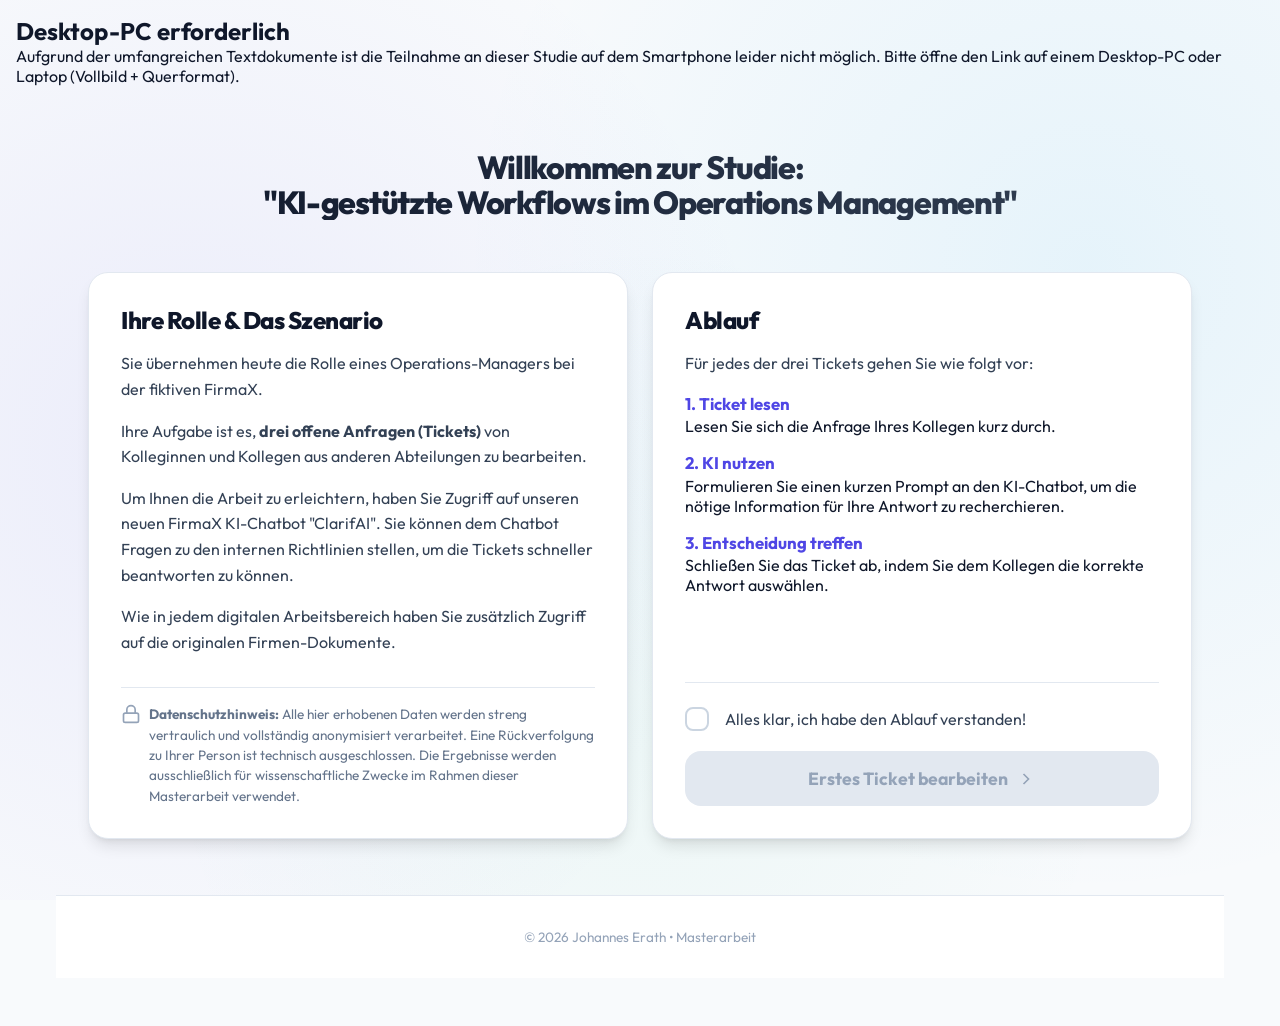
<file: index.html>
<!DOCTYPE html>
<html lang="de">

<head>
    <meta charset="UTF-8">
    <meta name="viewport" content="width=device-width, initial-scale=1.0">
    <title>ClarifAI - Willkommen</title>
    <link rel="stylesheet" href="styles.css">
</head>

<body class="landing-page">

    <!-- Mobile Blocker Overlay -->
    <div id="mobile-overlay">
        <div class="mobile-overlay-content">
            <h2>Desktop-PC erforderlich</h2>
            <p>Aufgrund der umfangreichen Textdokumente ist die Teilnahme an dieser Studie auf dem Smartphone leider
                nicht möglich. Bitte öffne den Link auf einem Desktop-PC oder Laptop (Vollbild + Querformat).</p>
        </div>
    </div>

    <div class="landing-wrapper">


        <main class="landing-main">
            <section class="hero-section">
                <h1>Willkommen zur Studie:<br>"KI-gestützte Workflows im Operations Management"</h1>
            </section>

            <div class="content-grid" style="align-items: stretch;">
                <section class="landing-card info-card" style="display: flex; flex-direction: column;">
                    <h2>Ihre Rolle & Das Szenario</h2>
                    <div class="card-body" style="flex: 1;">
                        <p>Sie übernehmen heute die Rolle eines Operations-Managers bei
                            der fiktiven FirmaX.</p>
                        <p>Ihre Aufgabe ist es, <strong>drei offene Anfragen (Tickets)</strong> von Kolleginnen und
                            Kollegen aus anderen Abteilungen zu bearbeiten.</p>
                        <p>Um Ihnen die Arbeit zu erleichtern, haben Sie Zugriff auf unseren neuen FirmaX KI-Chatbot
                            "ClarifAI". Sie
                            können dem Chatbot Fragen zu den internen Richtlinien stellen, um die Tickets schneller
                            beantworten zu können.</p>
                        <p>Wie in jedem digitalen Arbeitsbereich haben Sie zusätzlich Zugriff auf die originalen
                            Firmen-Dokumente.</p>

                        <div class="privacy-note"
                            style="margin-top: 2rem; padding-top: 1rem; border-top: 1px solid var(--border-color); font-size: 0.85rem; color: #64748b; line-height: 1.5; display: flex; align-items: flex-start; gap: 0.5rem;">
                            <svg style="width: 1.25rem; height: 1.25rem; flex-shrink: 0; color: #94a3b8;"
                                viewBox="0 0 24 24" fill="none" stroke="currentColor" stroke-width="2">
                                <rect x="3" y="11" width="18" height="11" rx="2" ry="2"></rect>
                                <path d="M7 11V7a5 5 0 0 1 10 0v4"></path>
                            </svg>
                            <span><strong>Datenschutzhinweis:</strong> Alle hier erhobenen Daten werden streng
                                vertraulich und vollständig anonymisiert verarbeitet. Eine Rückverfolgung zu Ihrer
                                Person ist technisch ausgeschlossen. Die Ergebnisse werden ausschließlich für
                                wissenschaftliche Zwecke im Rahmen dieser Masterarbeit verwendet.</span>
                        </div>
                    </div>
                </section>

                <section class="landing-card document-card" style="display: flex; flex-direction: column;">
                    <h2>Ablauf</h2>
                    <div class="card-body"
                        style="flex: 1; display: flex; flex-direction: column; justify-content: space-between;">
                        <div>
                            <p>Für jedes der drei Tickets gehen Sie wie folgt vor:</p>
                            <ul style="list-style-type: none; padding-left: 0; margin-top: 1rem;">
                                <li style="margin-bottom: 1rem;">
                                    <strong
                                        style="color: var(--primary-color); display: block; margin-bottom: 0.15rem; font-size: 1.05rem;">1.
                                        Ticket lesen</strong>
                                    Lesen Sie sich die Anfrage Ihres Kollegen kurz durch.
                                </li>
                                <li style="margin-bottom: 1rem;">
                                    <strong
                                        style="color: var(--primary-color); display: block; margin-bottom: 0.15rem; font-size: 1.05rem;">2.
                                        KI nutzen</strong>
                                    Formulieren Sie einen kurzen Prompt an den KI-Chatbot, um die nötige Information für
                                    Ihre Antwort zu recherchieren.
                                </li>
                                <li style="margin-bottom: 1rem;">
                                    <strong
                                        style="color: var(--primary-color); display: block; margin-bottom: 0.15rem; font-size: 1.05rem;">3.
                                        Entscheidung treffen</strong>
                                    Schließen Sie das Ticket ab, indem Sie dem Kollegen die korrekte Antwort auswählen.
                                </li>
                            </ul>
                        </div>

                        <div style="margin-top: 1rem; border-top: 1px solid var(--border-color); padding-top: 1.5rem;">
                            <div class="confirmation-section" style="margin-bottom: 1rem;">
                                <div class="checkbox-wrapper">
                                    <input type="checkbox" id="read-understood">
                                    <label for="read-understood" style="font-size: 1rem;">
                                        <span class="custom-checkbox"></span>
                                        Alles klar, ich habe den Ablauf verstanden!
                                    </label>
                                </div>
                            </div>
                            <button id="begin-button" class="cta-button" style="width: 100%;" disabled>
                                <span>Erstes Ticket bearbeiten</span>
                                <svg class="btn-icon" viewBox="0 0 24 24" fill="none" stroke="currentColor"
                                    stroke-width="2">
                                    <polyline points="9 18 15 12 9 6"></polyline>
                                </svg>
                            </button>
                        </div>
                    </div>
                </section>
            </div>
        </main>

        <footer class="landing-footer">
            <p>&copy; 2026 Johannes Erath • Masterarbeit</p>
        </footer>
    </div>

    <script>
        const checkbox = document.getElementById('read-understood');
        const beginBtn = document.getElementById('begin-button');

        checkbox.addEventListener('change', () => {
            beginBtn.disabled = !checkbox.checked;
        });

        beginBtn.addEventListener('click', () => {
            if (!beginBtn.disabled) {
                // Map interface filename to a selection
                const interfaces = ['InterfaceA.html', 'interfaceB.html', 'interfaceC.html'];
                const selectedInterface = interfaces[Math.floor(Math.random() * interfaces.length)];

                // Randomly select a sequence for the Latin Square design (1, 2, or 3)
                const taskSequence = Math.floor(Math.random() * 3) + 1;

                sessionStorage.setItem('app_interface', selectedInterface);
                sessionStorage.setItem('task_sequence', taskSequence.toString());
                sessionStorage.setItem('app_step', '1');

                window.location.href = selectedInterface;
            }
        });
    </script>
</body>

</html>
</file>
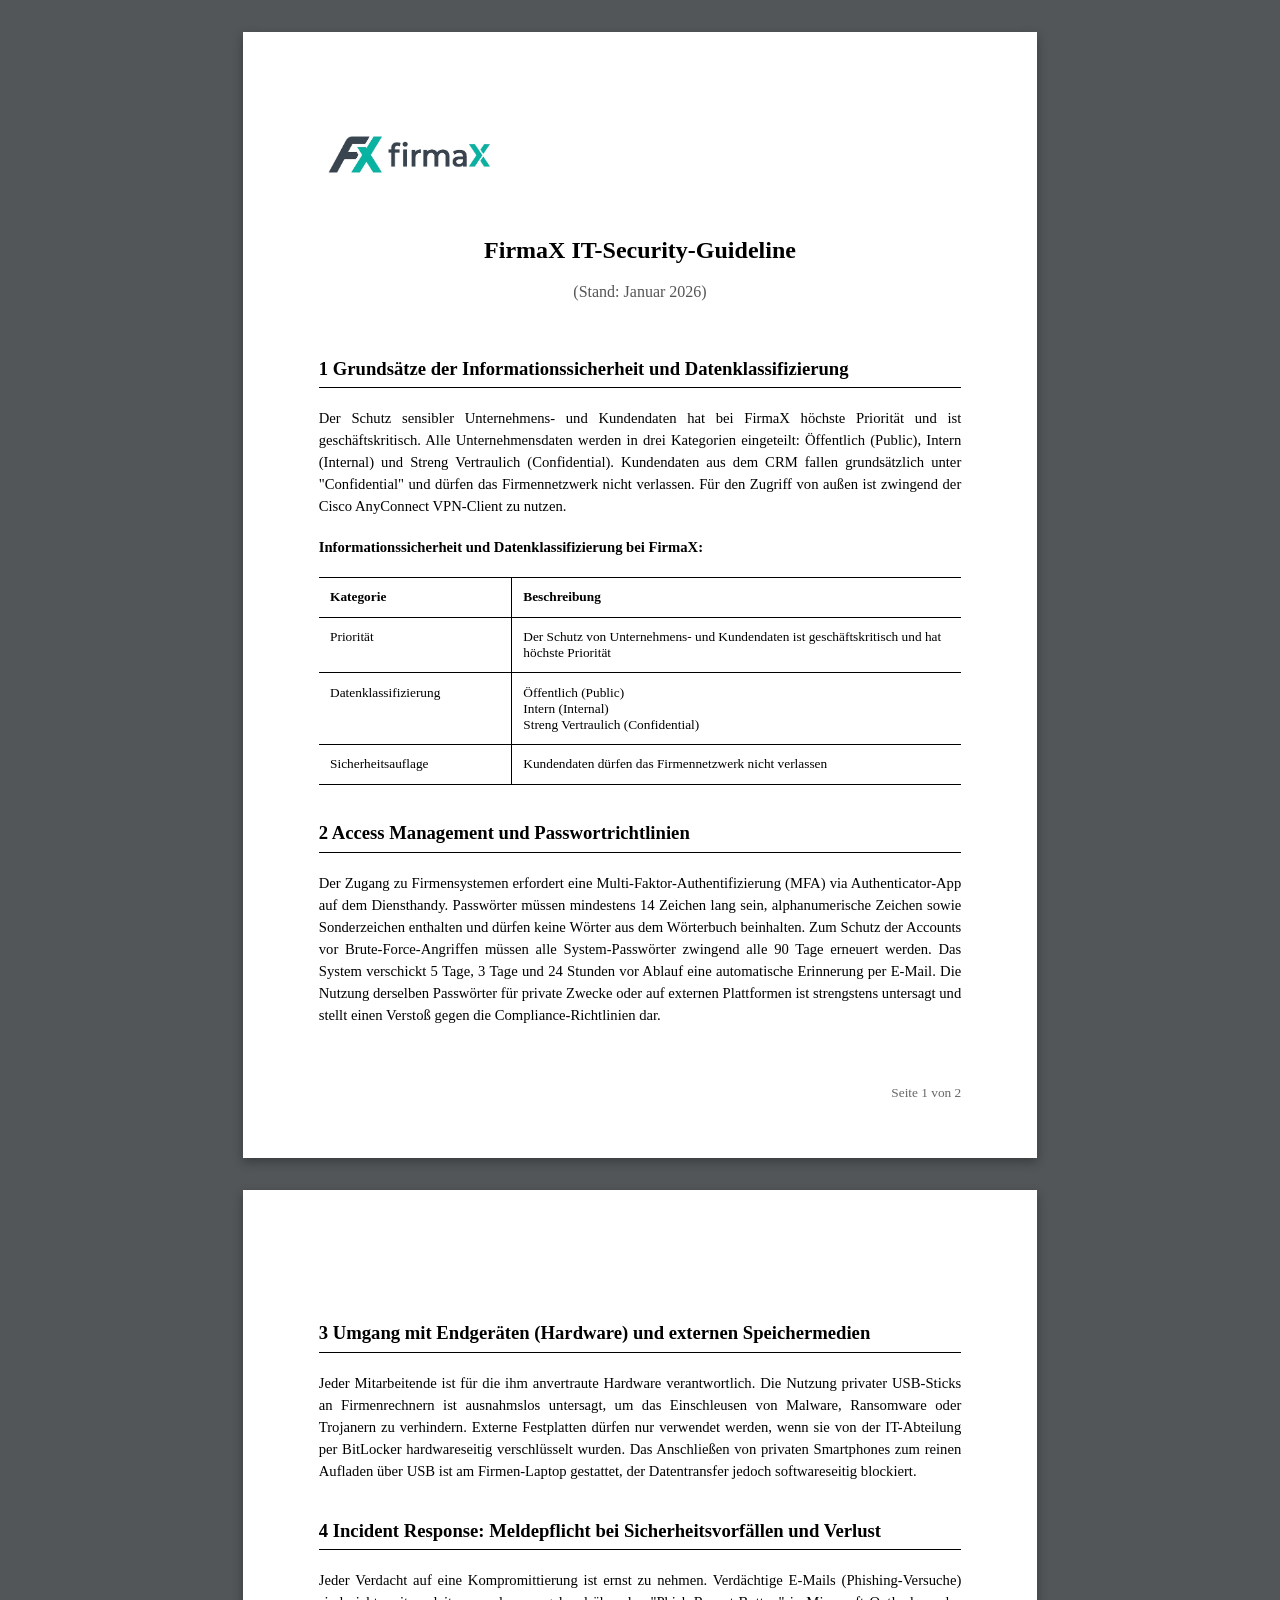
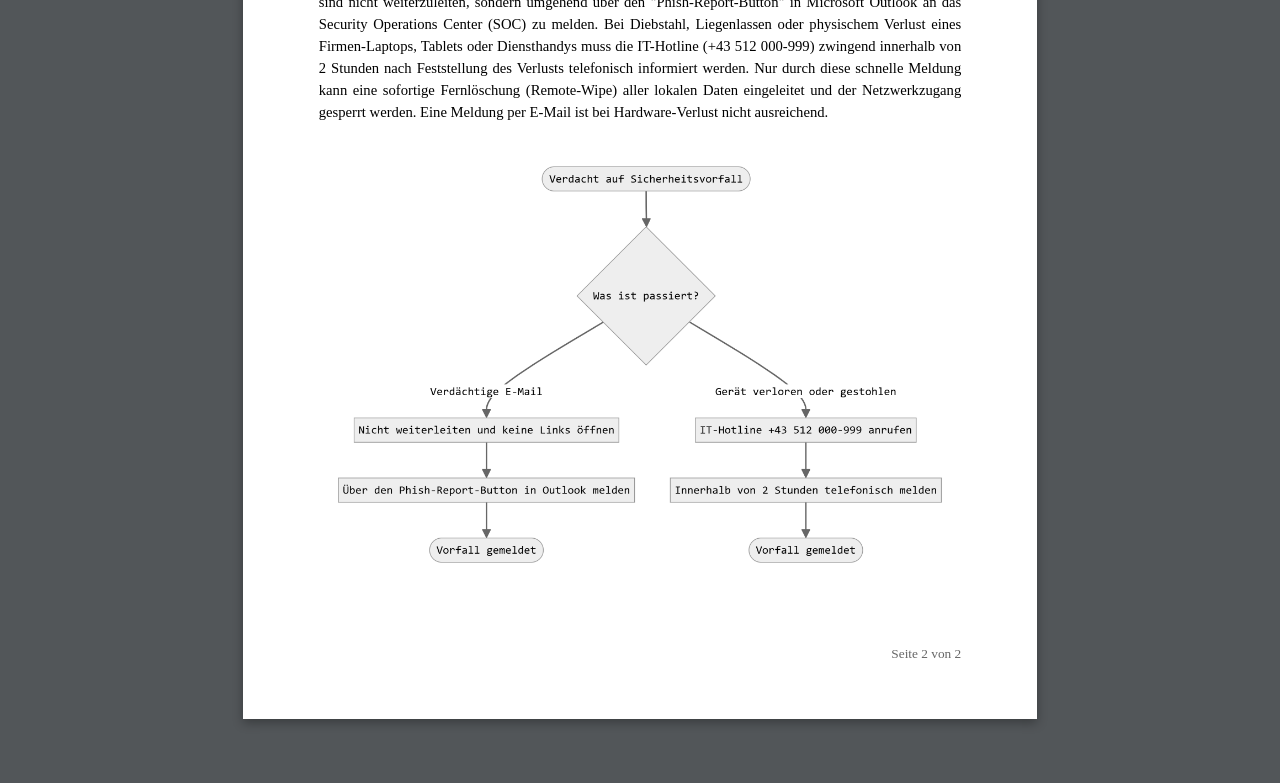
<file: doc1_it-security.html>
<!DOCTYPE html>
<html lang="de">

<head>
    <meta charset="UTF-8">
    <meta name="viewport" content="width=device-width, initial-scale=1.0">
    <title>FirmaX IT-Security-Guideline.pdf</title>
    <link rel="stylesheet" href="mock-pdf.css">
</head>

<body class="pdf-viewer">

    <div class="pdf-page">
        <img src="img/logo firmax teal.png" alt="FirmaX Logo" class="pdf-logo">
        <h1>FirmaX IT-Security-Guideline</h1>
        <div class="subtitle">(Stand: Januar 2026)</div>

        <h2>1 Grundsätze der Informationssicherheit und Datenklassifizierung</h2>
        <p>Der Schutz sensibler Unternehmens- und Kundendaten hat bei FirmaX höchste Priorität und ist
            geschäftskritisch. Alle Unternehmensdaten werden in drei Kategorien eingeteilt: Öffentlich (Public), Intern
            (Internal) und Streng Vertraulich (Confidential). Kundendaten aus dem CRM fallen grundsätzlich unter
            "Confidential" und dürfen das Firmennetzwerk nicht verlassen. Für den Zugriff von außen ist zwingend der
            Cisco AnyConnect VPN-Client zu nutzen.</p>

        <p><strong>Informationssicherheit und Datenklassifizierung bei FirmaX:</strong></p>
        <table>
            <thead>
                <tr>
                    <th
                        style="border-right: 1px solid #000; border-left: none; border-top: 1px solid #000; border-bottom: 1px solid #000; width: 30%; background: none;">
                        Kategorie</th>
                    <th
                        style="border-left: none; border-right: none; border-top: 1px solid #000; border-bottom: 1px solid #000; background: none;">
                        Beschreibung</th>
                </tr>
            </thead>
            <tbody>
                <tr>
                    <td style="border-right: 1px solid #000; border-left: none; border-bottom: 1px solid #000;">
                        Priorität</td>
                    <td style="border-left: none; border-right: none; border-bottom: 1px solid #000;">Der Schutz von
                        Unternehmens- und Kundendaten ist geschäftskritisch und hat höchste Priorität</td>
                </tr>
                <tr>
                    <td style="border-right: 1px solid #000; border-left: none; border-bottom: 1px solid #000;">
                        Datenklassifizierung</td>
                    <td style="border-left: none; border-right: none; border-bottom: 1px solid #000;">Öffentlich
                        (Public)<br>Intern (Internal)<br>Streng Vertraulich (Confidential)</td>
                </tr>
                <tr>
                    <td style="border-right: 1px solid #000; border-left: none; border-bottom: 1px solid #000;">
                        Sicherheitsauflage</td>
                    <td style="border-left: none; border-right: none; border-bottom: 1px solid #000;">Kundendaten dürfen
                        das Firmennetzwerk nicht verlassen</td>
                </tr>
            </tbody>
        </table>

        <h2>2 Access Management und Passwortrichtlinien</h2>
        <p>Der Zugang zu Firmensystemen erfordert eine Multi-Faktor-Authentifizierung (MFA) via Authenticator-App auf
            dem Diensthandy. Passwörter müssen mindestens 14 Zeichen lang sein, alphanumerische Zeichen sowie
            Sonderzeichen enthalten und dürfen keine Wörter aus dem Wörterbuch beinhalten. <span id="highlight-task-3">Zum Schutz der Accounts vor
            Brute-Force-Angriffen müssen alle System-Passwörter zwingend alle 90 Tage erneuert werden. Das System
            verschickt 5 Tage, 3 Tage und 24 Stunden vor Ablauf eine automatische Erinnerung per E-Mail. Die Nutzung
            derselben Passwörter für private Zwecke oder auf externen Plattformen ist strengstens untersagt und stellt
            einen Verstoß gegen die Compliance-Richtlinien dar.</span></p>

        <div class="pdf-footer">Seite 1 von 2</div>
    </div>

    <div class="pdf-page">
        <h2>3 Umgang mit Endgeräten (Hardware) und externen Speichermedien</h2>
        <p>Jeder Mitarbeitende ist für die ihm anvertraute Hardware verantwortlich. Die Nutzung privater USB-Sticks an
            Firmenrechnern ist ausnahmslos untersagt, um das Einschleusen von Malware, Ransomware oder Trojanern zu
            verhindern. Externe Festplatten dürfen nur verwendet werden, wenn sie von der IT-Abteilung per BitLocker
            hardwareseitig verschlüsselt wurden. Das Anschließen von privaten Smartphones zum reinen Aufladen über USB
            ist am Firmen-Laptop gestattet, der Datentransfer jedoch softwareseitig blockiert.</p>

        <h2>4 Incident Response: Meldepflicht bei Sicherheitsvorfällen und Verlust</h2>
        <p><span id="highlight-task-4">Jeder Verdacht auf eine Kompromittierung ist ernst zu nehmen. Verdächtige E-Mails (Phishing-Versuche) sind
            nicht weiterzuleiten, sondern umgehend über den "Phish-Report-Button" in Microsoft Outlook an das Security
            Operations Center (SOC) zu melden. Bei Diebstahl, Liegenlassen oder physischem Verlust eines Firmen-Laptops,
            Tablets oder Diensthandys muss die IT-Hotline (+43 512 000-999) zwingend innerhalb von 2 Stunden nach
            Feststellung des Verlusts telefonisch informiert werden.</span> Nur durch diese schnelle Meldung kann eine
            sofortige Fernlöschung (Remote-Wipe) aller lokalen Daten eingeleitet und der Netzwerkzugang gesperrt werden.
            Eine Meldung per E-Mail ist bei Hardware-Verlust nicht ausreichend.</p>

        <div class="pdf-image-placeholder" style="border: none; background: transparent;">
            <img src="img/Incident Response.png" id="img-incident-response"
                alt="Prozessablauf: Meldung von Sicherheitsvorfällen" style="display: block; width: 100%;">
        </div>

        <div class="pdf-footer">Seite 2 von 2</div>
    </div>

    <script>
        window.addEventListener('message', (event) => {
            if (event.data && event.data.type === 'apply_highlight') {
                document.querySelectorAll('.custom-highlight').forEach(el => el.classList.remove('custom-highlight'));
                const targetEl = document.getElementById(event.data.taskId);
                if (targetEl) {
                    targetEl.classList.add('custom-highlight');
                    setTimeout(() => targetEl.scrollIntoView({ behavior: 'smooth', block: 'center' }), 100);
                }
            }
        });

        window.addEventListener('keydown', (e) => {
            if ((e.ctrlKey || e.metaKey) && e.key === 'f') {
                window.parent.postMessage({ type: 'search_attempt' }, '*');
            }
        });

        window.addEventListener('DOMContentLoaded', () => {
            // Highlight specific text if deep-linked
            if (window.location.hash && window.location.hash.startsWith('#highlight-task-')) {
                const targetEl = document.getElementById(window.location.hash.substring(1));
                if (targetEl) {
                    targetEl.classList.add('custom-highlight');
                    setTimeout(() => targetEl.scrollIntoView({ behavior: 'smooth', block: 'center' }), 100);
                }
            }
        });
    </script>
</body>

</html>
</file>
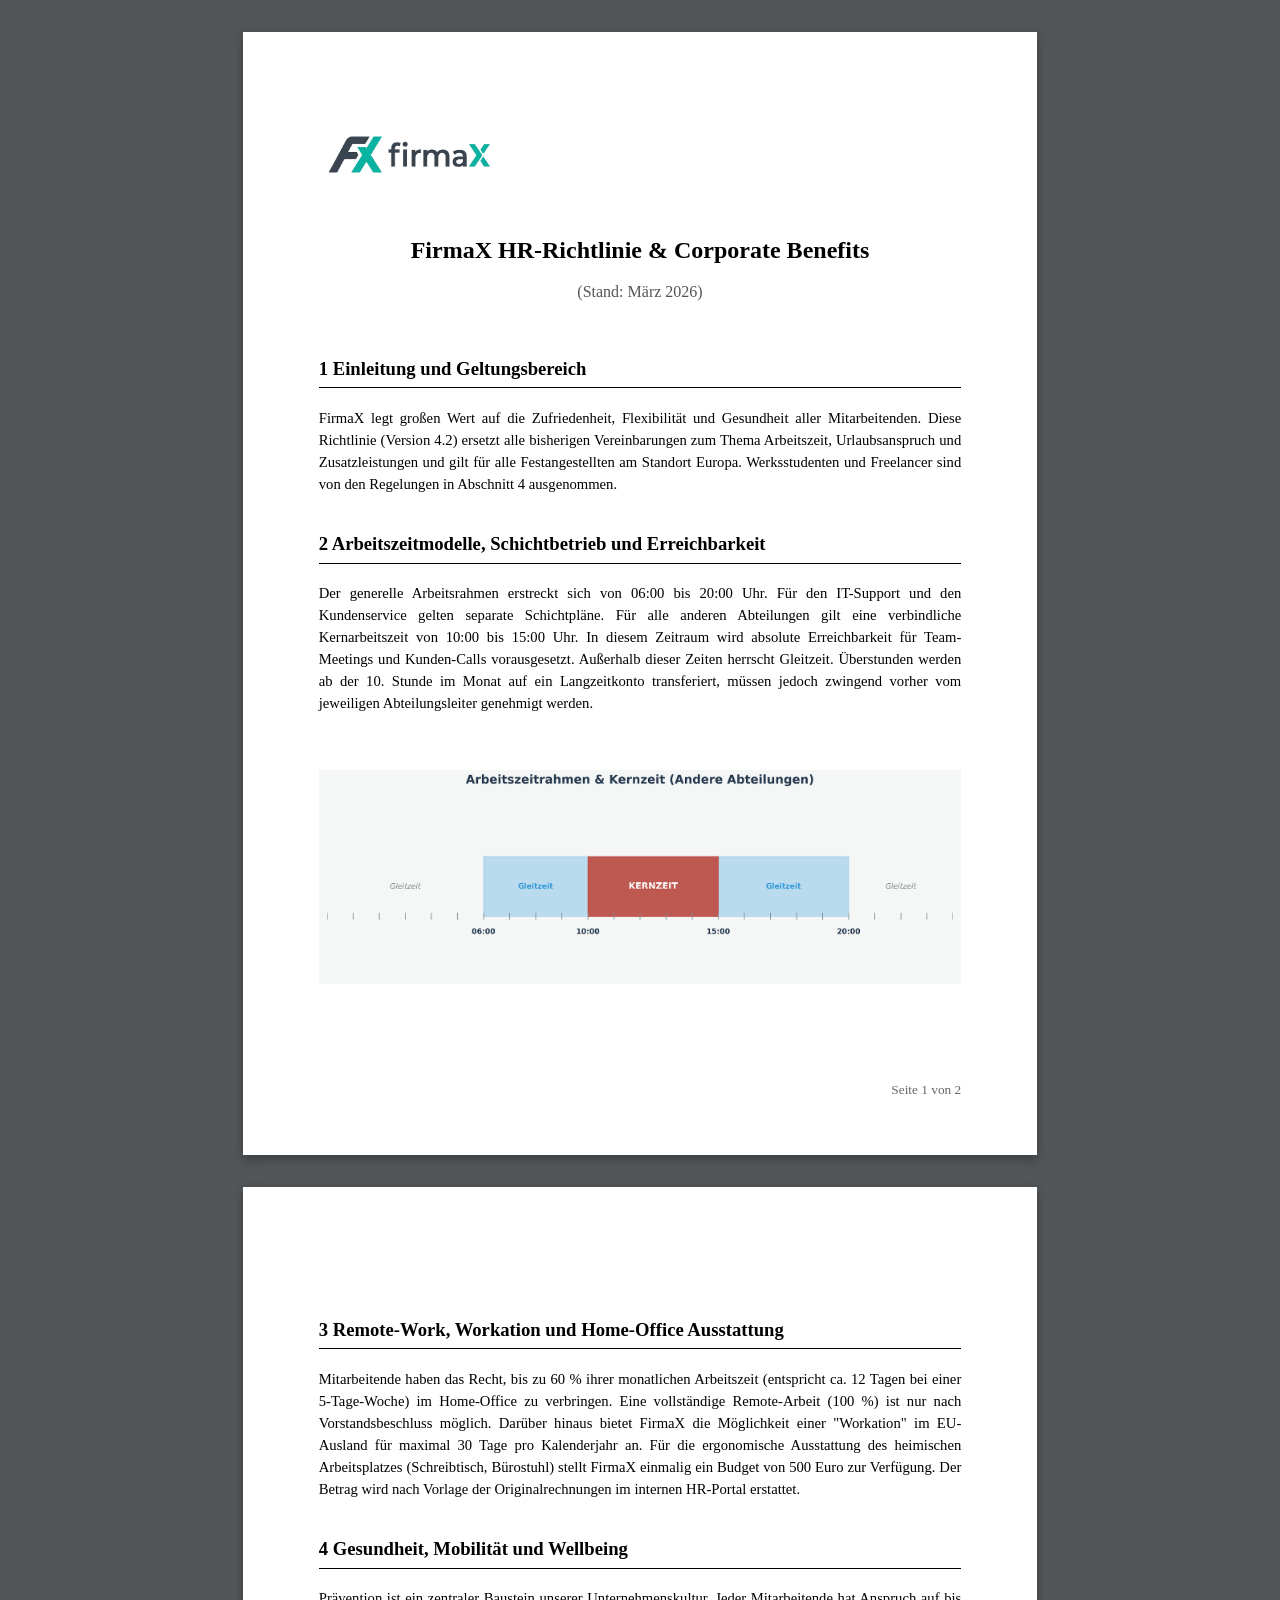
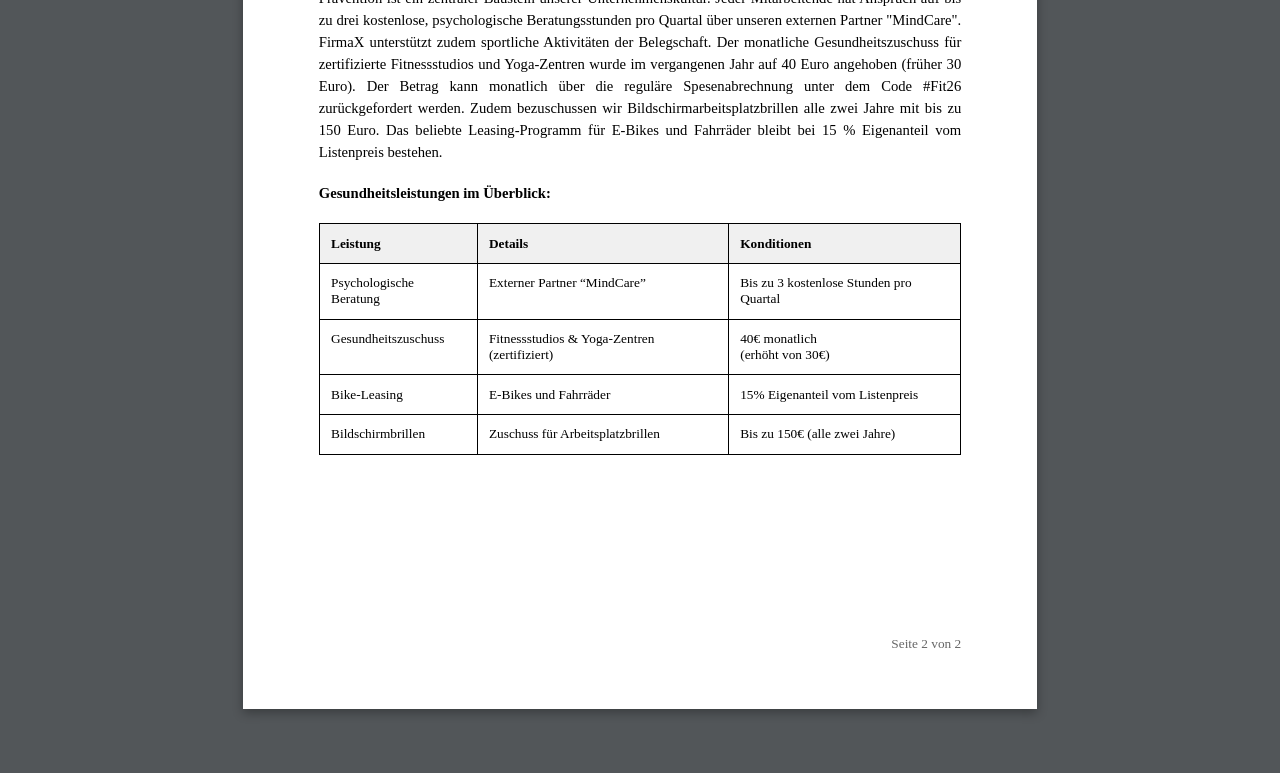
<file: doc2_hr-guideline.html>
<!DOCTYPE html>
<html lang="de">

<head>
    <meta charset="UTF-8">
    <meta name="viewport" content="width=device-width, initial-scale=1.0">
    <title>FirmaX HR-Richtlinie & Corporate Benefits.pdf</title>
    <link rel="stylesheet" href="mock-pdf.css">
</head>

<body class="pdf-viewer">

    <div class="pdf-page">
        <img src="img/logo firmax teal.png" alt="FirmaX Logo" class="pdf-logo">
        <h1>FirmaX HR-Richtlinie & Corporate Benefits</h1>
        <div class="subtitle">(Stand: März 2026)</div>

        <h2>1 Einleitung und Geltungsbereich</h2>
        <p>FirmaX legt großen Wert auf die Zufriedenheit, Flexibilität und Gesundheit aller Mitarbeitenden. Diese
            Richtlinie (Version 4.2) ersetzt alle bisherigen Vereinbarungen zum Thema Arbeitszeit, Urlaubsanspruch und
            Zusatzleistungen und gilt für alle Festangestellten am Standort Europa. Werksstudenten und Freelancer sind
            von den Regelungen in Abschnitt 4 ausgenommen.</p>

        <h2>2 Arbeitszeitmodelle, Schichtbetrieb und Erreichbarkeit</h2>
        <p>Der generelle Arbeitsrahmen erstreckt sich von 06:00 bis 20:00 Uhr. Für den IT-Support und den Kundenservice
            gelten separate Schichtpläne. <span id="highlight-task-2">Für alle anderen Abteilungen gilt eine verbindliche Kernarbeitszeit von 10:00
            bis 15:00 Uhr. In diesem Zeitraum wird absolute Erreichbarkeit für Team-Meetings und Kunden-Calls
            vorausgesetzt. Außerhalb dieser Zeiten herrscht Gleitzeit. Überstunden werden ab der 10. Stunde im Monat auf
            ein Langzeitkonto transferiert, müssen jedoch zwingend vorher vom jeweiligen Abteilungsleiter genehmigt
            werden.</span></p>

        <div class="pdf-image-placeholder" style="border: none; background: transparent;">
            <img src="img/kernzeiten.png" id="img-arbeitszeit" alt="Arbeitszeitrahmen und Kernzeit"
                style="display: block; width: 100%;">
        </div>

        <div class="pdf-footer">Seite 1 von 2</div>
    </div>

    <div class="pdf-page">
        <h2>3 Remote-Work, Workation und Home-Office Ausstattung</h2>
        <p>Mitarbeitende haben das Recht, bis zu 60 % ihrer monatlichen Arbeitszeit (entspricht ca. 12 Tagen bei einer
            5-Tage-Woche) im Home-Office zu verbringen. Eine vollständige Remote-Arbeit (100 %) ist nur nach
            Vorstandsbeschluss möglich. Darüber hinaus bietet FirmaX die Möglichkeit einer "Workation" im EU-Ausland für
            maximal 30 Tage pro Kalenderjahr an. Für die ergonomische Ausstattung des heimischen Arbeitsplatzes
            (Schreibtisch, Bürostuhl) stellt FirmaX einmalig ein Budget von 500 Euro zur Verfügung. Der Betrag wird nach
            Vorlage der Originalrechnungen im internen HR-Portal erstattet.</p>

        <h2>4 Gesundheit, Mobilität und Wellbeing</h2>
        <p>Prävention ist ein zentraler Baustein unserer Unternehmenskultur. Jeder Mitarbeitende hat Anspruch auf bis zu
            drei kostenlose, psychologische Beratungsstunden pro Quartal über unseren externen Partner "MindCare".
            FirmaX unterstützt zudem sportliche Aktivitäten der Belegschaft. <span id="highlight-task-1">Der monatliche Gesundheitszuschuss für
            zertifizierte Fitnessstudios und Yoga-Zentren wurde im vergangenen Jahr auf 40 Euro angehoben (früher 30
            Euro). Der Betrag kann monatlich über die reguläre Spesenabrechnung unter dem Code #Fit26 zurückgefordert
            werden. Zudem bezuschussen wir Bildschirmarbeitsplatzbrillen alle zwei Jahre mit bis zu 150 Euro.</span> Das
            beliebte Leasing-Programm für E-Bikes und Fahrräder bleibt bei 15 % Eigenanteil vom Listenpreis bestehen.
        </p>

        <p><strong>Gesundheitsleistungen im Überblick:</strong></p>
        <table>
            <thead>
                <tr>
                    <th>Leistung</th>
                    <th>Details</th>
                    <th>Konditionen</th>
                </tr>
            </thead>
            <tbody>
                <tr>
                    <td>Psychologische Beratung</td>
                    <td>Externer Partner “MindCare”</td>
                    <td>Bis zu 3 kostenlose Stunden pro Quartal</td>
                </tr>
                <tr>
                    <td>Gesundheitszuschuss</td>
                    <td>Fitnessstudios & Yoga-Zentren (zertifiziert)</td>
                    <td>40€ monatlich<br>(erhöht von 30€)</td>
                </tr>
                <tr>
                    <td>Bike-Leasing</td>
                    <td>E-Bikes und Fahrräder</td>
                    <td>15% Eigenanteil vom Listenpreis</td>
                </tr>
                <tr>
                    <td>Bildschirmbrillen</td>
                    <td>Zuschuss für Arbeitsplatzbrillen</td>
                    <td>Bis zu 150€ (alle zwei Jahre)</td>
                </tr>
            </tbody>
        </table>

        <div class="pdf-footer">Seite 2 von 2</div>
    </div>

    <script>
        window.addEventListener('message', (event) => {
            if (event.data && event.data.type === 'apply_highlight') {
                document.querySelectorAll('.custom-highlight').forEach(el => el.classList.remove('custom-highlight'));
                const targetEl = document.getElementById(event.data.taskId);
                if (targetEl) {
                    targetEl.classList.add('custom-highlight');
                    setTimeout(() => targetEl.scrollIntoView({ behavior: 'smooth', block: 'center' }), 100);
                }
            }
        });

        window.addEventListener('keydown', (e) => {
            if ((e.ctrlKey || e.metaKey) && e.key === 'f') {
                window.parent.postMessage({ type: 'search_attempt' }, '*');
            }
        });

        window.addEventListener('DOMContentLoaded', () => {
            // Highlight specific text if deep-linked
            if (window.location.hash && window.location.hash.startsWith('#highlight-task-')) {
                const targetEl = document.getElementById(window.location.hash.substring(1));
                if (targetEl) {
                    targetEl.classList.add('custom-highlight');
                    setTimeout(() => targetEl.scrollIntoView({ behavior: 'smooth', block: 'center' }), 100);
                }
            }
        });
    </script>
</body>

</html>
</file>
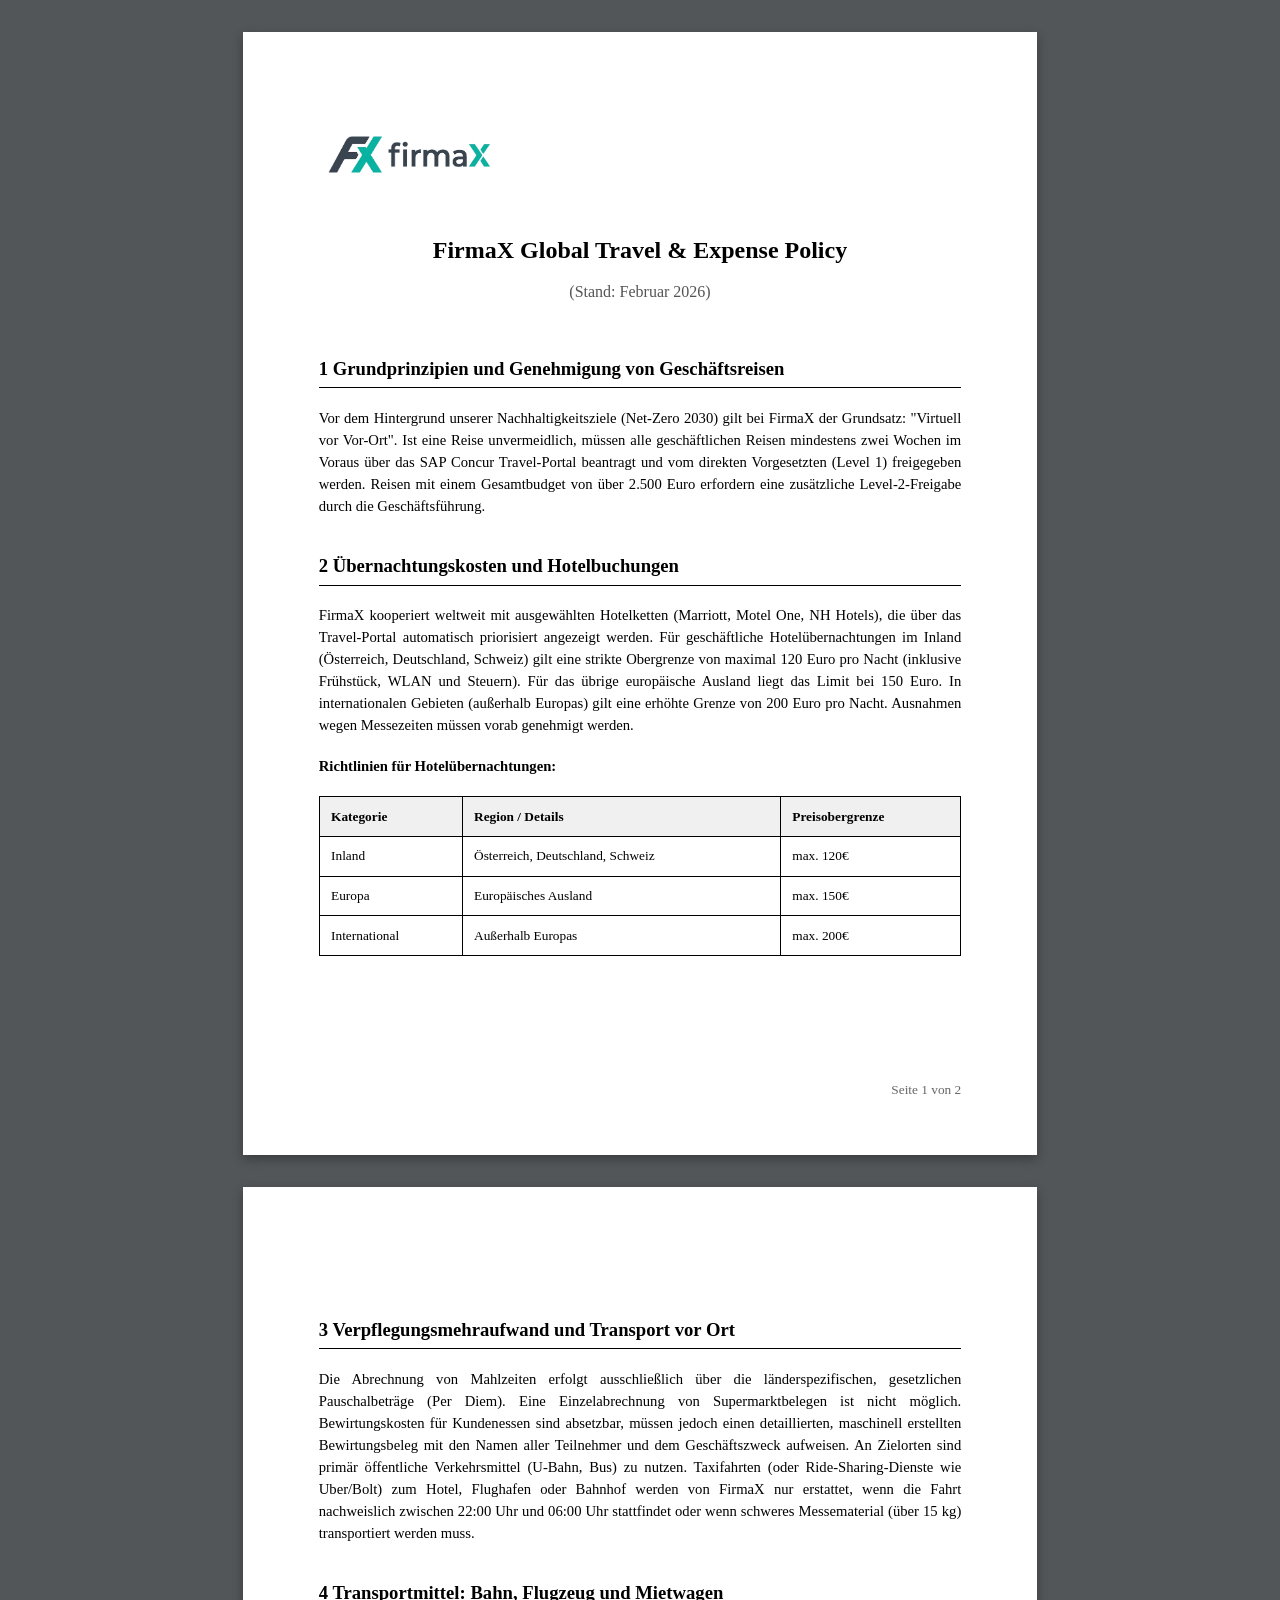
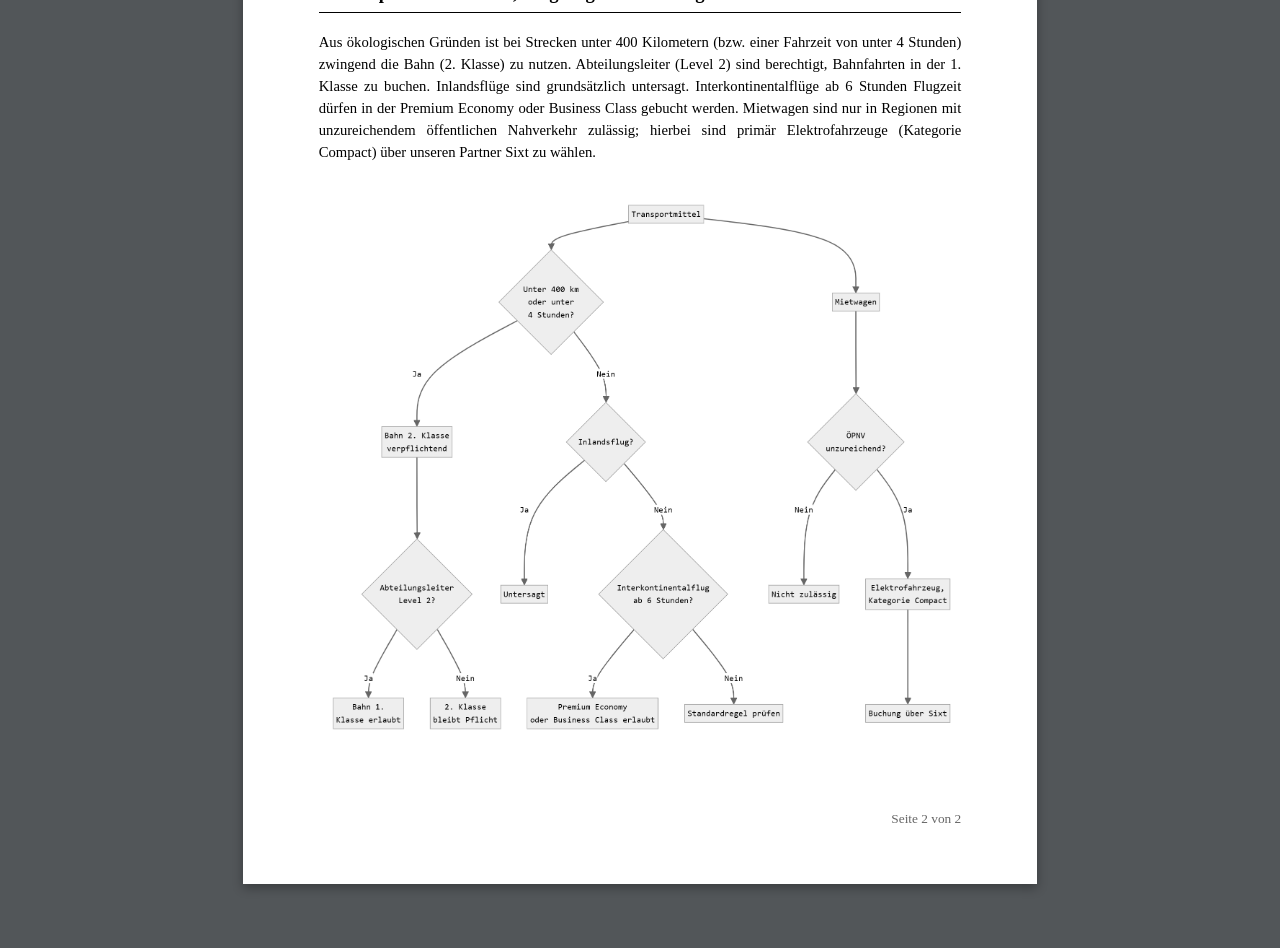
<file: doc3_travel-policy.html>
<!DOCTYPE html>
<html lang="de">

<head>
    <meta charset="UTF-8">
    <meta name="viewport" content="width=device-width, initial-scale=1.0">
    <title>FirmaX Global Travel & Expense Policy.pdf</title>
    <link rel="stylesheet" href="mock-pdf.css">
</head>

<body class="pdf-viewer">

    <div class="pdf-page">
        <img src="img/logo firmax teal.png" alt="FirmaX Logo" class="pdf-logo">
        <h1>FirmaX Global Travel &amp; Expense Policy</h1>
        <div class="subtitle">(Stand: Februar 2026)</div>

        <h2>1 Grundprinzipien und Genehmigung von Geschäftsreisen</h2>
        <p>Vor dem Hintergrund unserer Nachhaltigkeitsziele (Net-Zero 2030) gilt bei FirmaX der Grundsatz: "Virtuell vor
            Vor-Ort". Ist eine Reise unvermeidlich, müssen alle geschäftlichen Reisen mindestens zwei Wochen im Voraus
            über das SAP Concur Travel-Portal beantragt und vom direkten Vorgesetzten (Level 1) freigegeben werden.
            Reisen mit einem Gesamtbudget von über 2.500 Euro erfordern eine zusätzliche Level-2-Freigabe durch die
            Geschäftsführung.</p>

        <h2>2 Übernachtungskosten und Hotelbuchungen</h2>
        <p>FirmaX kooperiert weltweit mit ausgewählten Hotelketten (Marriott, Motel One, NH Hotels), die über das
            Travel-Portal automatisch priorisiert angezeigt werden. <span id="highlight-task-5">Für geschäftliche Hotelübernachtungen im Inland
            (Österreich, Deutschland, Schweiz) gilt eine strikte Obergrenze von maximal 120 Euro pro Nacht (inklusive
            Frühstück, WLAN und Steuern). Für das übrige europäische Ausland liegt das Limit bei 150 Euro.</span> In
            internationalen Gebieten (außerhalb Europas) gilt eine erhöhte Grenze von 200 Euro pro Nacht. Ausnahmen
            wegen Messezeiten müssen vorab genehmigt werden.</p>

        <p><strong>Richtlinien für Hotelübernachtungen:</strong></p>
        <table>
            <thead>
                <tr>
                    <th>Kategorie</th>
                    <th>Region / Details</th>
                    <th>Preisobergrenze</th>
                </tr>
            </thead>
            <tbody>
                <tr>
                    <td>Inland</td>
                    <td>Österreich, Deutschland, Schweiz</td>
                    <td>max. 120€</td>
                </tr>
                <tr>
                    <td>Europa</td>
                    <td>Europäisches Ausland</td>
                    <td>max. 150€</td>
                </tr>
                <tr>
                    <td>International</td>
                    <td>Außerhalb Europas</td>
                    <td>max. 200€</td>
                </tr>
            </tbody>
        </table>

        <div class="pdf-footer">Seite 1 von 2</div>
    </div>

    <div class="pdf-page">
        <h2>3 Verpflegungsmehraufwand und Transport vor Ort</h2>
        <p>Die Abrechnung von Mahlzeiten erfolgt ausschließlich über die länderspezifischen, gesetzlichen
            Pauschalbeträge (Per Diem). Eine Einzelabrechnung von Supermarktbelegen ist nicht möglich. Bewirtungskosten
            für Kundenessen sind absetzbar, müssen jedoch einen detaillierten, maschinell erstellten Bewirtungsbeleg mit
            den Namen aller Teilnehmer und dem Geschäftszweck aufweisen. <span id="highlight-task-6">An Zielorten sind primär öffentliche
            Verkehrsmittel (U-Bahn, Bus) zu nutzen. Taxifahrten (oder Ride-Sharing-Dienste wie Uber/Bolt) zum Hotel,
            Flughafen oder Bahnhof werden von FirmaX nur erstattet, wenn die Fahrt nachweislich zwischen 22:00 Uhr und
            06:00 Uhr stattfindet oder wenn schweres Messematerial (über 15 kg) transportiert werden muss.</span></p>

        <h2>4 Transportmittel: Bahn, Flugzeug und Mietwagen</h2>
        <p>Aus ökologischen Gründen ist bei Strecken unter 400 Kilometern (bzw. einer Fahrzeit von unter 4 Stunden)
            zwingend die Bahn (2. Klasse) zu nutzen. Abteilungsleiter (Level 2) sind berechtigt, Bahnfahrten in der 1.
            Klasse zu buchen. Inlandsflüge sind grundsätzlich untersagt. Interkontinentalflüge ab 6 Stunden Flugzeit
            dürfen in der Premium Economy oder Business Class gebucht werden. Mietwagen sind nur in Regionen mit
            unzureichendem öffentlichen Nahverkehr zulässig; hierbei sind primär Elektrofahrzeuge (Kategorie Compact)
            über unseren Partner Sixt zu wählen.</p>

        <div class="pdf-image-placeholder" style="border: none; background: transparent;">
            <img src="img/Transport Flowchart.png" id="img-entscheidungslogik"
                alt="Entscheidungslogik: Wahl der Verkehrsmittel" style="display: block; width: 100%;">
        </div>

        <div class="pdf-footer">Seite 2 von 2</div>
    </div>

    <script>
        window.addEventListener('message', (event) => {
            if (event.data && event.data.type === 'apply_highlight') {
                document.querySelectorAll('.custom-highlight').forEach(el => el.classList.remove('custom-highlight'));
                const targetEl = document.getElementById(event.data.taskId);
                if (targetEl) {
                    targetEl.classList.add('custom-highlight');
                    setTimeout(() => targetEl.scrollIntoView({ behavior: 'smooth', block: 'center' }), 100);
                }
            }
        });

        window.addEventListener('keydown', (e) => {
            if ((e.ctrlKey || e.metaKey) && e.key === 'f') {
                window.parent.postMessage({ type: 'search_attempt' }, '*');
            }
        });

        window.addEventListener('DOMContentLoaded', () => {
            // Highlight specific text if deep-linked
            if (window.location.hash && window.location.hash.startsWith('#highlight-task-')) {
                const targetEl = document.getElementById(window.location.hash.substring(1));
                if (targetEl) {
                    targetEl.classList.add('custom-highlight');
                    setTimeout(() => targetEl.scrollIntoView({ behavior: 'smooth', block: 'center' }), 100);
                }
            }
        });
    </script>
</body>

</html>
</file>
<file: styles.css>
@import url('https://fonts.googleapis.com/css2?family=Outfit:wght@300;400;500;600;700;800&display=swap');

:root {
    --primary-color: #4f46e5;
    /* Indigo 600 */
    --primary-hover: #4338ca;
    /* Indigo 700 */
    --bg-gray: #f8fafc;
    /* Slate 50 */
    --text-main: #0f172a;
    /* Slate 900 */
    --text-muted: #64748b;
    /* Slate 500 */
    --border-color: #e2e8f0;
    /* Slate 200 */
    --border-radius: 1.25rem;
    --font-family: 'Outfit', -apple-system, BlinkMacSystemFont, "Segoe UI", Roboto, sans-serif;

    --header-bg: rgba(255, 255, 255, 0.9);
    --header-text: var(--text-main);

    --bubble-user-bg: var(--primary-color);
    --bubble-user-text: white;
    --bubble-ai-bg: #f1f5f9;
    /* Slate 100 */

    --bubble-radius: 1.25rem;
    --bubble-padding: 0.85rem 1.25rem;

    --input-bg: white;
    --shadow-sm: 0 1px 2px 0 rgb(0 0 0 / 0.05);
    --shadow-md: 0 4px 6px -1px rgb(0 0 0 / 0.1), 0 2px 4px -2px rgb(0 0 0 / 0.1);
    --shadow-lg: 0 10px 15px -3px rgb(0 0 0 / 0.1), 0 4px 6px -4px rgb(0 0 0 / 0.1);
    --shadow-xl: 0 20px 25px -5px rgb(0 0 0 / 0.1), 0 8px 10px -6px rgb(0 0 0 / 0.1);

    --transition-fast: 150ms cubic-bezier(0.4, 0, 0.2, 1);
    --transition-base: 250ms cubic-bezier(0.4, 0, 0.2, 1);
}


* {
    box-sizing: border-box;
    margin: 0;
    padding: 0;
    font-family: var(--font-family);
}

body {
    background-color: var(--bg-gray);
    color: var(--text-main);
    height: 100vh;
    display: flex;
    flex-direction: column;
    justify-content: center;
    align-items: center;
    overflow: hidden;
    padding: 1rem;
}

#app-container {
    background: var(--input-bg);
    display: flex;
    overflow: hidden;
    box-shadow: var(--shadow-xl);
    transition: box-shadow var(--transition-base), transform var(--transition-base);
}

/* LAYOUT: Centered (index.html, InterfaceA.html, interfaceB.html) */
#app-container.layout-centered {
    width: 100%;
    max-width: 85vw;
    height: 75vh;
    border: 1px solid var(--border-color);
    border-radius: var(--border-radius);
    display: flex;
    flex-direction: row;
    align-items: stretch;
    box-shadow: var(--shadow-xl);
}

#chat-wrapper {
    flex: 1;
    display: flex;
    flex-direction: column;
    height: 100%;
    overflow: hidden;
}

#task-description-container {
    flex: 1;
    background: var(--bg-gray);
    border-right: 1px solid var(--border-color);
    display: flex;
    flex-direction: column;
    padding: 2rem;
    overflow-y: auto;
}

.task-card {
    background: white;
    border-radius: 1rem;
    padding: 1.5rem;
    box-shadow: var(--shadow-md);
    border-left: 5px solid var(--primary-color);
    width: 100%;
    margin-bottom: 0;
    transition: transform var(--transition-base), box-shadow var(--transition-base);
}

.task-card:hover {
    transform: translateY(-2px);
    box-shadow: var(--shadow-lg);
}

/* LAYOUT: Triple Pane (interfaceC.html) */
#app-container.layout-triple {
    width: 100vw;
    height: 100vh;
    display: flex;
    flex-direction: row;
    align-items: stretch;
}

#app-container.layout-triple #task-description-container {
    flex: 0 0 25%;
    height: 100%;
    align-self: stretch;
    overflow-y: auto;
    border-right: 1px solid var(--border-color);
    background: #f8fafc;
    border-radius: 0;
}

#app-container.layout-triple #chat-wrapper {
    flex: 0 0 25%;
    height: 70%;
    align-self: center;
    overflow-y: auto;
    border-right: 1px solid var(--border-color);
    border-radius: 0;
}

#app-container.layout-triple #pdf-panel {
    flex: 0 0 50%;
    height: 100%;
    overflow-y: auto;
    background: #525659;
}

/* LAYOUT: Split Pane (interfaceB.html - KEEP FOR BACKWARD COMPATIBILITY IF NEEDED) */
#app-container.layout-split {
    width: 100vw;
    height: 100vh;
    flex-direction: row;
}

/* LEFT PANEL: Wrapper (Specific to Split Layout) */
#left-pane-wrapper {
    flex: 1;
    display: flex;
    justify-content: center;
    align-items: center;
    max-width: 50%;
    min-width: 320px;
    background-color: var(--bg-gray);
    border-right: 1px solid var(--border-color);
}

/* LEFT PANEL: Chat Window (Specific to Split Layout) */
#chat-panel {
    width: 70%;
    height: 70%;
    display: flex;
    flex-direction: column;
    background: white;
    border-radius: 12px;
    box-shadow: 0 10px 15px -3px rgba(0, 0, 0, 0.1), 0 4px 6px -2px rgba(0, 0, 0, 0.05);
    overflow: hidden;
    border: 1px solid var(--border-color);
}

/* RIGHT PANEL: PDF (Specific to Split Layout) */
#pdf-panel {
    flex: 1;
    height: 100%;
    display: flex;
    background: #525659;
    /* Standard PDF viewer background color */
}

#pdf-frame {
    width: 100%;
    height: 100%;
    border: none;
}

header {
    padding: 1.25rem 2rem;
    border-bottom: 1px solid var(--border-color);
    display: flex;
    justify-content: space-between;
    align-items: center;
    background: var(--header-bg);
    backdrop-filter: blur(12px);
    -webkit-backdrop-filter: blur(12px);
    z-index: 10;
}

header h1 {
    font-size: 1.5rem;
    font-weight: 800;
    color: var(--header-text);
    letter-spacing: -0.02em;
}

#session-display {
    font-size: 0.75rem;
    color: black;
    font-family: monospace;
}

main {
    flex: 1;
    overflow-y: auto;
    padding: 2rem;
    display: flex;
    flex-direction: column;
    gap: 1.25rem;
    -ms-overflow-style: none;
    scrollbar-width: none;
    scroll-behavior: smooth;
}

main::-webkit-scrollbar {
    display: none;
}

.message {
    max-width: 82%;
    padding: var(--bubble-padding);
    border-radius: var(--bubble-radius);
    font-size: 0.95rem;
    line-height: 1.6;
    position: relative;
    animation: slideUpFade 0.4s cubic-bezier(0.16, 1, 0.3, 1) forwards;
    box-shadow: var(--shadow-sm);
}

@keyframes slideUpFade {
    from {
        opacity: 0;
        transform: translateY(10px) scale(0.98);
    }

    to {
        opacity: 1;
        transform: translateY(0) scale(1);
    }
}

.user-message {
    align-self: flex-end;
    background-color: var(--bubble-user-bg);
    color: var(--bubble-user-text);
    border-bottom-right-radius: 0;
}

.ai-message {
    align-self: flex-start;
    background-color: var(--bubble-ai-bg);
    color: var(--bubble-ai-text, var(--text-main));
    border-bottom-left-radius: 0;
}

/* THINKING ANIMATION STYLES (Base) */
.thinking-bubble {
    align-self: flex-start;
    background-color: var(--bubble-ai-bg);
    padding: 0.75rem 1rem;
    border-radius: var(--bubble-radius);
    border-bottom-left-radius: 0;
    display: flex;
    align-items: center;
    gap: 4px;
}

.dot {
    width: 6px;
    height: 6px;
    background: #9ca3af;
    border-radius: 50%;
    animation: pulse 1.4s infinite ease-in-out both;
}

.dot:nth-child(1) {
    animation-delay: -0.32s;
}

.dot:nth-child(2) {
    animation-delay: -0.16s;
}

@keyframes pulse {

    0%,
    80%,
    100% {
        transform: scale(0);
        opacity: 0.3;
    }

    40% {
        transform: scale(1);
        opacity: 1;
    }
}


.citation-link {
    background: #e0e7ff;
    color: #4338ca;
    text-decoration: none;
    font-weight: bold;
    font-size: 0.7rem;
    padding: 0.1rem 0.3rem;
    border-radius: 4px;
    margin-left: 4px;
    border: 1px solid #c7d2fe;
    vertical-align: top;
}

.citation-link:hover {
    background: #c7d2fe;
}

footer {
    padding: 1.5rem 2rem;
    border-top: 1px solid var(--border-color);
    background: var(--header-bg);
    backdrop-filter: blur(12px);
    -webkit-backdrop-filter: blur(12px);
}

.input-group {
    display: flex;
    gap: 0.75rem;
    background: var(--input-bg);
    padding: 0.5rem;
    border: 1px solid var(--border-color);
    border-radius: 1rem;
    box-shadow: var(--shadow-sm);
    transition: border-color var(--transition-fast), box-shadow var(--transition-fast);
}

.input-group:focus-within {
    border-color: var(--primary-color);
    box-shadow: 0 0 0 3px rgba(79, 70, 229, 0.15);
}

textarea#user-input {
    flex: 1;
    border: none;
    padding: 0.5rem 0.75rem;
    font-size: 0.9rem;
    outline: none;
    color: var(--text-main);
    resize: none;
    overflow-y: auto;
    min-height: 1.5em;
    max-height: 120px;
    line-height: 1.5;
    font-family: inherit;
    background: transparent;
}

button {
    background-color: var(--primary-color);
    color: white;
    border: none;
    padding: 0.6rem 1.5rem;
    border-radius: 0.75rem;
    font-weight: 600;
    font-size: 0.95rem;
    cursor: pointer;
    transition: all var(--transition-fast);
    box-shadow: var(--shadow-md);
}

button:hover:not(:disabled) {
    background-color: var(--primary-hover);
    transform: translateY(-1px);
    box-shadow: var(--shadow-lg);
}

button:active:not(:disabled) {
    transform: translateY(1px);
    box-shadow: var(--shadow-sm);
}

button:disabled {
    background-color: var(--border-color);
    color: var(--text-muted);
    cursor: not-allowed;
    box-shadow: none;
}

.secondary-button {
    background-color: transparent;
    color: var(--primary-color);
    border: 1px solid var(--primary-color);
    margin-top: 0.75rem;
    width: 100%;
}

.secondary-button:hover {
    background-color: #f5f3ff;
}

.opt-out-button {
    background-color: #ffffff;
    color: #ef4444;
    border: 1.5px solid #000000;
    padding: 0.5rem 1rem;
    font-size: 0.85rem;
    font-weight: 700;
    transition: all var(--transition-base);
    border-radius: 0.5rem;
    cursor: pointer;
    box-shadow: none;
}

.opt-out-button:hover,
.opt-out-button:hover:not(:disabled) {
    background-color: #ffffff;
    color: #ef4444;
    border-color: #000000;
    transform: translateY(-1px);
    box-shadow: 0 4px 6px -1px rgba(0, 0, 0, 0.1);
}

.navigation-group {
    display: flex;
    justify-content: center;
}

/* TASK CARD STYLES */
.task-card {
    background: white;
    border-radius: 0.75rem;
    padding: 1.25rem;
    box-shadow: 0 4px 6px -1px rgba(0, 0, 0, 0.1);
    border-left: 4px solid var(--primary-color);
    width: 100%;
    margin-bottom: 0;
}

.task-label {
    display: inline-block;
    background: #eef2ff;
    color: var(--primary-color);
    font-size: 0.7rem;
    font-weight: 700;
    text-transform: uppercase;
    padding: 0.2rem 0.5rem;
    border-radius: 4px;
    margin-bottom: 0.75rem;
}

.task-card-header {
    display: flex;
    justify-content: space-between;
    align-items: center;
    margin-bottom: 0.75rem;
}

.task-card-header .task-label {
    margin-bottom: 0;
}

.source-link {
    display: inline-flex;
    align-items: center;
    gap: 0.4rem;
    font-size: 0.75rem;
    font-weight: 600;
    color: var(--primary-color);
    text-decoration: none;
    padding: 0.3rem 0.6rem;
    background: #f1f5f9;
    border-radius: 0.5rem;
    transition: all var(--transition-fast);
    border: 1px solid transparent;
}

.source-link svg {
    opacity: 0.7;
}

.source-link:hover {
    background: #e0e7ff;
    border-color: #c7d2fe;
    transform: translateY(-1px);
    box-shadow: var(--shadow-sm);
}

.task-card-heading {
    font-size: 1.1rem;
    font-weight: 700;
    color: var(--text-main);
    margin: 0 0 0.75rem 0;
    line-height: 1.3;
}

.task-card-description {
    font-size: 0.9rem;
    color: #475569;
    line-height: 1.6;
    margin: 0 0 0.75rem 0;
}

.task-card-hint {
    font-size: 0.8rem;
    color: #94a3b8;
    font-style: italic;
    margin: 0 0 1rem 0;
}

.option-group {
    display: flex;
    flex-direction: column;
    gap: 0.6rem;
    margin-bottom: 1.25rem;
}

.option-box {
    display: flex;
    align-items: center;
    gap: 1rem;
    padding: 1rem 1.25rem;
    border: 2px solid var(--border-color);
    border-radius: 0.75rem;
    cursor: pointer;
    transition: all var(--transition-fast);
    font-size: 0.95rem;
    color: var(--text-main);
    background: white;
}

.option-box:hover:not(.disabled) {
    border-color: var(--primary-color);
    background: #f8fafc;
    transform: translateY(-1px);
    box-shadow: var(--shadow-sm);
}

.option-box.disabled {
    opacity: 0.6;
    cursor: not-allowed;
    background: #f8fafc;
}

.option-box input[type="radio"] {
    accent-color: var(--primary-color);
    width: 16px;
    height: 16px;
    cursor: pointer;
}

.option-box:has(input:checked) {
    border-color: var(--primary-color);
    background: #eef2ff;
}

.option-label {
    flex: 1;
    line-height: 1.4;
}

.card-next-button {
    width: 100%;
    padding: 1rem;
    font-size: 1rem;
    font-weight: 700;
    border-radius: 0.75rem;
    border: none;
    background: var(--primary-color);
    color: white;
    cursor: pointer;
    transition: all var(--transition-fast);
    box-shadow: var(--shadow-md);
    margin-top: 0.5rem;
}

.card-next-button:hover:not(:disabled) {
    background: var(--primary-hover);
    transform: translateY(-2px);
    box-shadow: var(--shadow-lg);
}

.card-next-button:disabled {
    background: var(--border-color);
    color: var(--text-muted);
    cursor: not-allowed;
    box-shadow: none;
}

.empty-state {
    text-align: center;
    margin-top: 20%;
    color: var(--text-muted);
    opacity: 0.5;
}

/* LANDING PAGE REFRESH */
.landing-page {
    background-color: #f8fafc;
    /* Light Slate Base */
    background-image:
        radial-gradient(circle at 15% 50%, rgba(79, 70, 229, 0.08) 0%, transparent 50%),
        radial-gradient(circle at 85% 30%, rgba(14, 165, 233, 0.08) 0%, transparent 50%),
        radial-gradient(circle at 50% 80%, rgba(16, 185, 129, 0.05) 0%, transparent 50%);
    background-attachment: fixed;
    height: auto;
    min-height: 100vh;
    display: block;
    overflow-y: auto;
    font-family: var(--font-family);
}

.landing-wrapper {
    max-width: 1200px;
    margin: 0 auto;
    padding: 1rem 1rem 2rem;
    /* Reduced padding top and bottom */
    display: flex;
    flex-direction: column;
    gap: 1.5rem;
    /* Reduced gap between header, hero, and grid */
}

.landing-header {
    padding: 1rem 0 0 0;
    /* Reduced padding */
    border-bottom: none;
    background: transparent;
}

.header-content {
    display: flex;
    justify-content: space-between;
    align-items: center;
}

.logo {
    font-size: 1.75rem;
    font-weight: 800;
    color: #0f172a;
    /* Dark text for light background */
    letter-spacing: -0.03em;
}

.logo span {
    color: var(--primary-color);
}

.study-label {
    background: rgba(255, 255, 255, 0.1);
    color: white;
    padding: 0.5rem 1rem;
    border-radius: 2rem;
    font-size: 0.8rem;
    font-weight: 600;
    backdrop-filter: blur(8px);
    -webkit-backdrop-filter: blur(8px);
    border: 1px solid rgba(255, 255, 255, 0.2);
}

.hero-section {
    text-align: center;
    padding: 1rem 1rem 1.5rem;
    /* Drastically reduced padding */
    color: #0f172a;
}

.hero-section h1 {
    font-size: 2rem;
    /* Slightly smaller */
    font-weight: 800;
    margin-bottom: 0.5rem;
    /* Reduced margin */
    line-height: 1.1;
    letter-spacing: -0.04em;
    background: linear-gradient(to right, #0f172a, #334155);
    -webkit-background-clip: text;
    background-clip: text;
    -webkit-text-fill-color: transparent;
}

.hero-subtitle {
    font-size: 1.25rem;
    color: #475569;
    /* Darker slate for readability on light bg */
    max-width: 650px;
    margin: 0 auto;
    line-height: 1.6;
}

.content-grid {
    display: grid;
    grid-template-columns: 1fr;
    gap: 1.5rem;
    /* Reduced gap between cards */
}

@media (min-width: 968px) {
    .content-grid {
        grid-template-columns: repeat(2, 1fr);
    }

    .action-card {
        grid-column: 1 / -1;
        /* Make the consent/start box span full width */
        max-width: 800px;
        margin: 0 auto;
        width: 100%;
    }
}

.landing-card {
    background: white;
    border-radius: 1.25rem;
    /* Slightly smaller radius */
    padding: 2rem;
    /* Reduced padding inside cards */
    box-shadow: var(--shadow-lg);
    /* Slightly smaller default shadow */
    border: 1px solid var(--border-color);
}

.landing-card h2 {
    font-size: 1.5rem;
    /* Reduced */
    margin-bottom: 1rem;
    /* Reduced */
    color: #0f172a;
    font-weight: 800;
    letter-spacing: -0.02em;
}

.card-body p {
    margin-bottom: 1rem;
    /* Reduced */
    line-height: 1.6;
    /* Reduced line height */
    color: #334155;
    font-size: 1rem;
    /* Reduced */
}

.card-instruction {
    color: #64748b;
    margin-bottom: 1.5rem;
}

.pdf-link-container {
    margin-top: 1rem;
}

.document-link {
    display: inline-flex;
    align-items: center;
    gap: 0.75rem;
    padding: 0.75rem 1.25rem;
    background: #f8fafc;
    border: 2px solid #e2e8f0;
    border-radius: 0.75rem;
    text-decoration: none;
    transition: all 0.3s cubic-bezier(0.4, 0, 0.2, 1);
}

.document-link:hover {
    border-color: #4f46e5;
    background: #f5f3ff;
    transform: translateY(-2px);
    box-shadow: 0 8px 15px -8px rgba(79, 70, 229, 0.2);
}

.file-icon {
    width: 1.5rem;
    height: 1.5rem;
    color: #4f46e5;
}

.link-text {
    display: flex;
    flex-direction: column;
}

.link-title {
    font-weight: 700;
    color: #1e293b;
    font-size: 0.95rem;
}

.link-meta {
    font-size: 0.75rem;
    color: #64748b;
    margin-top: 1px;
}

.checkbox-wrapper {
    display: flex;
    align-items: center;
}

.checkbox-wrapper input {
    display: none;
}

.checkbox-wrapper label {
    display: flex;
    align-items: flex-start;
    gap: 1rem;
    cursor: pointer;
    color: #334155;
    font-size: 1.05rem;
    line-height: 1.5;
    transition: color var(--transition-fast);
}

.checkbox-wrapper label:hover {
    color: #0f172a;
}

.custom-checkbox {
    min-width: 1.5rem;
    height: 1.5rem;
    border: 2px solid #cbd5e1;
    border-radius: 0.5rem;
    position: relative;
    transition: all var(--transition-fast);
    background: rgba(255, 255, 255, 0.8);
}

.checkbox-wrapper input:checked+label .custom-checkbox {
    background: var(--primary-color);
    border-color: var(--primary-color);
    box-shadow: 0 0 0 3px rgba(79, 70, 229, 0.2);
}

.checkbox-wrapper input:checked+label .custom-checkbox::after {
    content: '';
    position: absolute;
    left: 7px;
    top: 3px;
    width: 5px;
    height: 10px;
    border: solid white;
    border-width: 0 2px 2px 0;
    transform: rotate(45deg);
    animation: checkmark 0.2s cubic-bezier(0.65, 0, 0.45, 1) forwards;
}

@keyframes checkmark {
    0% {
        transform: scale(0) rotate(45deg);
        opacity: 0;
    }

    100% {
        transform: scale(1) rotate(45deg);
        opacity: 1;
    }
}

.cta-button {
    width: 100%;
    margin-top: 1.25rem;
    /* Reduced margin */
    padding: 1rem;
    /* Reduced padding */
    font-size: 1.1rem;
    /* slightly smaller */
    border-radius: 1rem;
    display: flex;
    justify-content: center;
    align-items: center;
    gap: 0.5rem;
    background: linear-gradient(135deg, var(--primary-color), var(--primary-hover));
    color: white;
    font-weight: 700;
    border: none;
    box-shadow: 0 10px 15px -3px rgba(79, 70, 229, 0.3), 0 4px 6px -4px rgba(79, 70, 229, 0.2);
    cursor: pointer;
    transition: all var(--transition-base);
    position: relative;
    overflow: hidden;
}

.cta-button:hover:not(:disabled) {
    transform: translateY(-2px);
    box-shadow: 0 20px 25px -5px rgba(79, 70, 229, 0.4), 0 8px 10px -6px rgba(79, 70, 229, 0.3);
}

.cta-button:active:not(:disabled) {
    transform: translateY(1px);
}

.cta-button:disabled {
    background: #e2e8f0;
    color: #94a3b8;
    box-shadow: none;
    cursor: not-allowed;
    opacity: 1;
}

.btn-icon {
    width: 1.25rem;
    height: 1.25rem;
}

.landing-footer {
    text-align: center;
    padding: 2rem 0;
    color: #94a3b8;
    font-size: 0.85rem;
}

.instruction-list {
    margin: 1rem 0 1.5rem 1.5rem;
    padding: 0;
    color: #475569;
}

.instruction-list li {
    margin-bottom: 0.75rem;
    line-height: 1.6;
}

.instruction-list li strong {
    color: #1e293b;
}

.important-note {
    background: #fff7ed;
    border-left: 4px solid #f97316;
    padding: 1rem;
    border-radius: 0.5rem;
    color: #9a3412;
    font-size: 0.95rem;
    line-height: 1.5;
}

@media (max-width: 640px) {
    .hero-section h1 {
        font-size: 2rem;
    }

    .landing-card {
        padding: 1.5rem;
    }
}
</file>
<file: mock-pdf.css>
body.pdf-viewer {
    background-color: #525659;
    margin: 0;
    padding: 2rem 0;
    display: flex;
    flex-direction: column;
    align-items: center;
    font-family: Arial, sans-serif;
    min-height: 100vh;
}

.pdf-page {
    background: white;
    width: 210mm;
    min-height: 297mm;
    padding: 25mm 20mm 30mm 20mm;
    margin-bottom: 2rem;
    box-shadow: 0 4px 10px rgba(0, 0, 0, 0.3);
    font-family: 'Times New Roman', Times, serif;
    color: #000;
    box-sizing: border-box;
    position: relative;
}

.pdf-footer {
    position: absolute;
    bottom: 15mm;
    right: 20mm;
    font-size: 10pt;
    color: #666;
}

.pdf-page:last-child {
    margin-bottom: 0;
}

/* Typography matching standard corporate guidelines */
.pdf-logo {
    display: block;
    max-width: 180px;
    max-height: 60px;
    margin-bottom: 15mm;
}

.pdf-page h1 {
    font-size: 18pt;
    text-align: center;
    margin-bottom: 5mm;
    font-weight: bold;
}

.pdf-page .subtitle {
    text-align: center;
    font-size: 12pt;
    margin-bottom: 15mm;
    color: #555;
}

.pdf-page h2 {
    font-size: 14pt;
    margin-top: 10mm;
    margin-bottom: 5mm;
    border-bottom: 1px solid #000;
    padding-bottom: 2mm;
}

.pdf-page p {
    font-size: 11pt;
    line-height: 1.5;
    margin-bottom: 5mm;
    text-align: justify;
}

.pdf-page table {
    width: 100%;
    border-collapse: collapse;
    margin-top: 5mm;
    margin-bottom: 5mm;
    font-size: 10pt;
}

.pdf-page th, .pdf-page td {
    border: 1px solid #000;
    padding: 3mm;
    text-align: left;
    vertical-align: top;
}

.pdf-page th {
    background-color: #f0f0f0;
    font-weight: bold;
}

.pdf-image-placeholder {
    width: 100%;
    min-height: 250px;
    background-color: #f8fafc;
    border: 2px dashed #9ca3af;
    display: flex;
    justify-content: center;
    align-items: center;
    color: #64748b;
    font-family: Arial, sans-serif;
    font-size: 10pt;
    margin: 10mm 0;
    position: relative;
    overflow: hidden;
}

.pdf-image-placeholder img {
    max-width: 100%;
    max-height: 100%;
    object-fit: contain;
    display: none; /* Hide real img initially */
}

/* Highlight class for Task Responses */
.custom-highlight {
    background-color: rgba(255, 255, 0, 0.4);
    transition: background-color 0.5s ease;
    border-radius: 3px;
    padding: 2px 0;
}
</file>
